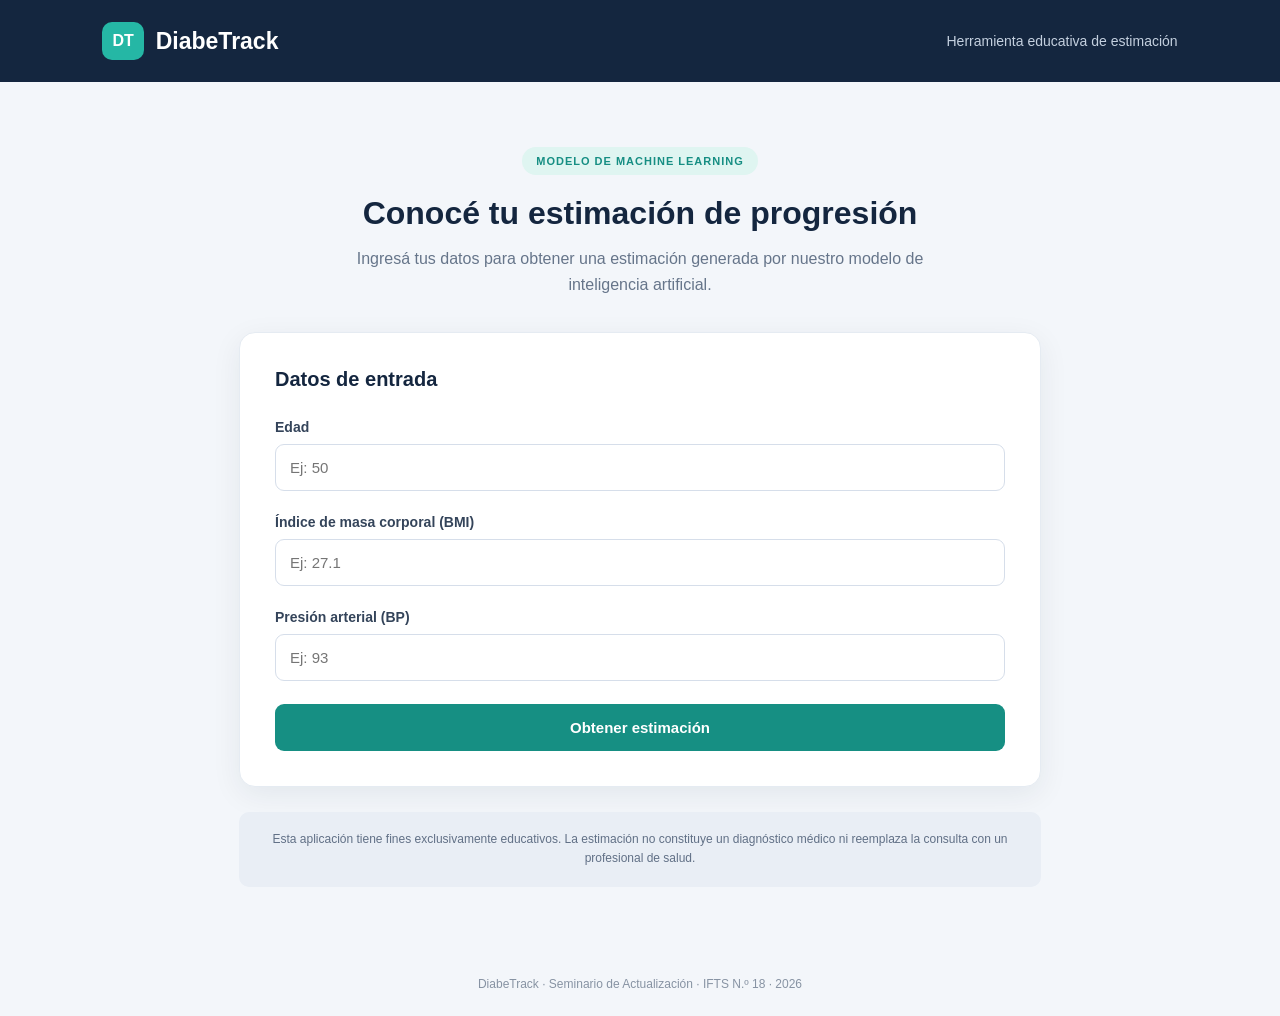
<file: TP_Final/app/frontend/index.html>
<!DOCTYPE html>
<html lang="es">

<head>
    <meta charset="UTF-8">
    <meta name="viewport" content="width=device-width, initial-scale=1.0">

    <title>DiabeTrack | Estimación de salud</title>

    <link rel="stylesheet" href="style.css">
</head>

<body>

    <!-- ENCABEZADO -->
    <header>
        <div class="logo">
            <span>DT</span>
            <h1>DiabeTrack</h1>
        </div>

        <p>Herramienta educativa de estimación</p>
    </header>

    <!-- CONTENIDO PRINCIPAL -->
    <main>

        <!-- PRESENTACIÓN -->
        <section class="intro">
            <span class="tag">MODELO DE MACHINE LEARNING</span>

            <h2>Conocé tu estimación de progresión</h2>

            <p>
                Ingresá tus datos para obtener una estimación
                generada por nuestro modelo de inteligencia artificial.
            </p>
        </section>

        <!-- FORMULARIO -->
        <section class="form-card">

            <h3>Datos de entrada</h3>

            <form id="prediction-form">

                <!-- EDAD -->
                <div class="form-group">
                    <label for="age">Edad</label>

                    <input
                        type="number"
                        id="age"
                        name="age"
                        placeholder="Ej: 50"
                        min="1"
                        max="120"
                        step="1"
                        required
                    >
                </div>

                <!-- IMC -->
                <div class="form-group">
                    <label for="bmi">
                        Índice de masa corporal (BMI)
                    </label>

                    <input
                        type="number"
                        id="bmi"
                        name="bmi"
                        placeholder="Ej: 27.1"
                        step="any"
                        required
                    >
                </div>

                <!-- PRESIÓN ARTERIAL -->
                <div class="form-group">
                    <label for="bp">Presión arterial (BP)</label>

                    <input
                        type="number"
                        id="bp"
                        name="bp"
                        placeholder="Ej: 93"
                        step="any"
                        required
                    >
                </div>

                <!-- BOTÓN -->
                <button type="submit" id="submit-button">
                    Obtener estimación
                </button>

            </form>

            <!-- ESTADO DE CARGA -->
            <div id="loading" class="hidden" role="status" aria-live="polite">
                Conectando con el servidor...
            </div>

            <!-- RESULTADO -->
            <div id="result" class="hidden" aria-live="polite"></div>

            <!-- ERROR -->
            <div id="error" class="hidden" role="alert"></div>

        </section>

        <!-- AVISO -->
        <section class="disclaimer">
            <p>
                Esta aplicación tiene fines exclusivamente educativos.
                La estimación no constituye un diagnóstico médico
                ni reemplaza la consulta con un profesional de salud.
            </p>
        </section>

    </main>

    <!-- PIE DE PÁGINA -->
    <footer>
        <p>
            DiabeTrack · Seminario de Actualización · IFTS N.º 18 · 2026
        </p>
    </footer>

    <!-- JAVASCRIPT -->
    <script src="script.js"></script>

</body>
</html>
</file>
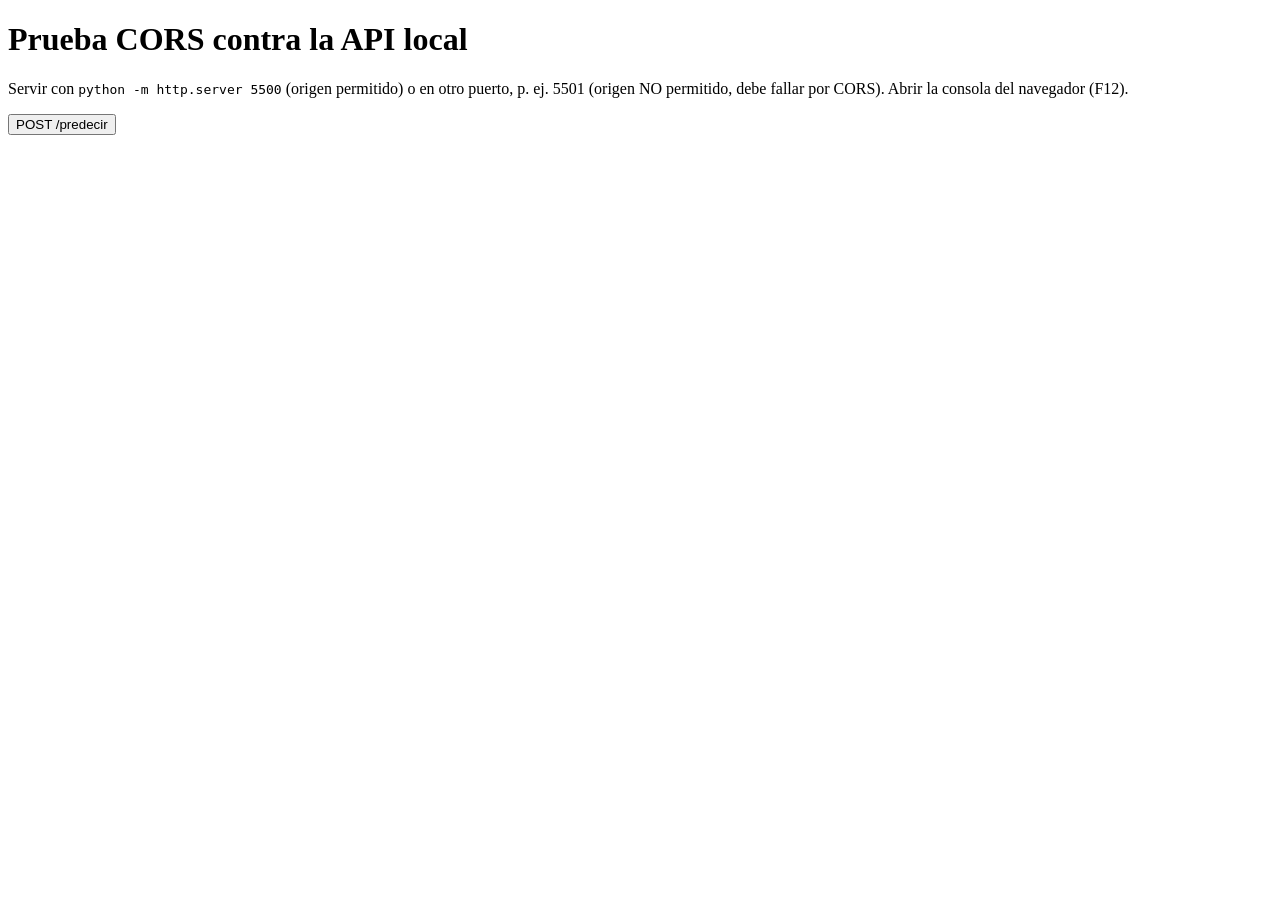
<file: TP_Final/docs/prueba_cors.html>
<!doctype html>
<html lang="es">
<head><meta charset="utf-8"><title>Prueba CORS</title></head>
<body>
<h1>Prueba CORS contra la API local</h1>
<p>Servir con <code>python -m http.server 5500</code> (origen permitido) o en otro puerto, p. ej. 5501 (origen NO permitido, debe fallar por CORS). Abrir la consola del navegador (F12).</p>
<button id="b">POST /predecir</button>
<pre id="out"></pre>
<script>
document.getElementById("b").onclick = async () => {
  const out = document.getElementById("out");
  try {
    const r = await fetch("http://127.0.0.1:8000/predecir", {
      method: "POST",
      headers: { "Content-Type": "application/json" },
      body: JSON.stringify({ age: 50, bmi: 27.1, bp: 93 }),
    });
    out.textContent = r.status + " " + JSON.stringify(await r.json());
  } catch (e) {
    out.textContent = "Error de red/CORS: " + e;
  }
};
</script>
</body>
</html>
</file>
<file: TP_Final/app/frontend/style.css>
/* ========================================
   1. CONFIGURACIÓN GENERAL
======================================== */

* {
    margin: 0;
    padding: 0;
    box-sizing: border-box;
}

body {
    font-family: Arial, Helvetica, sans-serif;
    background-color: #f3f6fa;
    color: #243247;
    min-height: 100vh;
}


/* ========================================
   2. ENCABEZADO
======================================== */

header {
    background-color: #14263f;
    color: white;
    padding: 22px 8%;
    display: flex;
    justify-content: space-between;
    align-items: center;
}

.logo {
    display: flex;
    align-items: center;
    gap: 12px;
}

.logo span {
    background-color: #25b7a5;
    color: white;
    font-weight: bold;
    padding: 10px;
    border-radius: 10px;
}

.logo h1 {
    font-size: 23px;
}

header p {
    color: #c4d0df;
    font-size: 14px;
}


/* ========================================
   3. CONTENIDO PRINCIPAL
======================================== */

main {
    max-width: 850px;
    margin: 65px auto;
    padding: 0 24px;
}

.intro {
    text-align: center;
    margin-bottom: 35px;
}

.tag {
    display: inline-block;
    color: #168e83;
    background-color: #dff5f1;
    padding: 8px 14px;
    border-radius: 20px;
    font-size: 11px;
    font-weight: bold;
    letter-spacing: 1px;
}

.intro h2 {
    font-size: 32px;
    margin: 20px 0 14px;
    color: #14263f;
}

.intro p {
    color: #66758a;
    line-height: 1.6;
    max-width: 580px;
    margin: auto;
}


/* ========================================
   4. TARJETA DEL FORMULARIO
======================================== */

.form-card {
    background-color: white;
    padding: 35px;
    border-radius: 16px;
    box-shadow: 0 8px 30px rgba(20, 38, 63, 0.07);
    border: 1px solid #e5ebf2;
}

.form-card h3 {
    font-size: 20px;
    margin-bottom: 28px;
    color: #14263f;
}


/* ========================================
   5. CAMPOS DE ENTRADA
======================================== */

.form-group {
    margin-bottom: 23px;
}

.form-group label {
    display: block;
    font-size: 14px;
    font-weight: bold;
    margin-bottom: 9px;
    color: #34445a;
}

.form-group input {
    width: 100%;
    padding: 14px;
    border: 1px solid #d6deea;
    border-radius: 9px;
    font-size: 15px;
    outline: none;
    transition: border-color 0.2s, box-shadow 0.2s;
}

.form-group input:focus {
    border-color: #25a99a;
    box-shadow: 0 0 0 3px rgba(37, 169, 154, 0.12);
}


/* ========================================
   6. BOTÓN
======================================== */

button {
    width: 100%;
    padding: 15px;
    border: none;
    border-radius: 9px;
    background-color: #168f83;
    color: white;
    font-size: 15px;
    font-weight: bold;
    cursor: pointer;
    transition: background-color 0.2s;
}

button:hover {
    background-color: #11766d;
}

button:disabled {
    background-color: #91aaa7;
    cursor: not-allowed;
}


/* ========================================
   7. RESULTADOS, ERRORES Y CARGA
======================================== */

.hidden {
    display: none;
}

#loading,
#result,
#error {
    margin-top: 22px;
    padding: 18px;
    border-radius: 10px;
    line-height: 1.5;
}

#loading {
    background-color: #edf4fc;
    color: #315c89;
    text-align: center;
}

#result {
    background-color: #e4f7f1;
    border: 1px solid #b9e8d8;
    color: #17664f;
}

#error {
    background-color: #fff0ef;
    border: 1px solid #f4c5c1;
    color: #a6322b;
}


/* ========================================
   8. AVISO Y PIE DE PÁGINA
======================================== */

.disclaimer {
    margin-top: 25px;
    padding: 18px;
    background-color: #e9eef5;
    border-radius: 10px;
    color: #617086;
    font-size: 12px;
    line-height: 1.6;
    text-align: center;
}

footer {
    text-align: center;
    padding: 25px;
    color: #8793a3;
    font-size: 12px;
}


/* ========================================
   9. ADAPTACIÓN A CELULARES
======================================== */

@media (max-width: 600px) {

    header {
        padding: 18px 20px;
        flex-direction: column;
        gap: 12px;
        text-align: center;
    }

    main {
        margin: 35px auto;
        padding: 0 16px;
    }

    .intro h2 {
        font-size: 25px;
    }

    .form-card {
        padding: 23px;
    }

}
</file>
